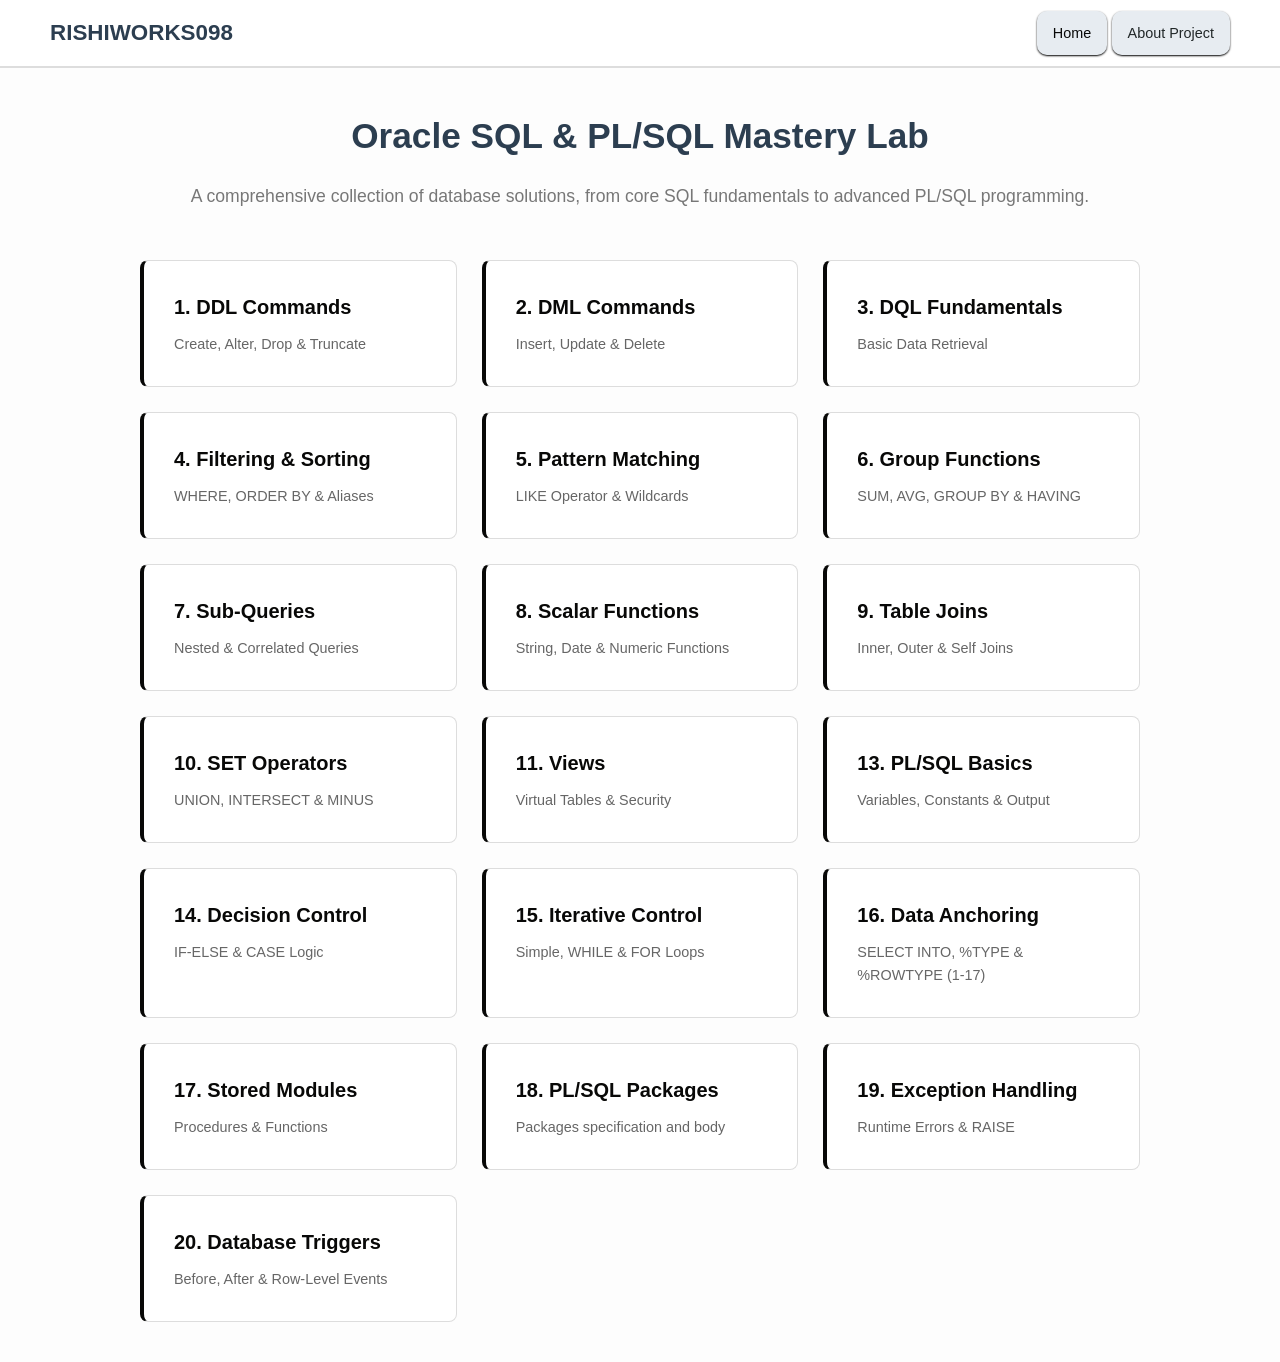
<file: index.html>
<!DOCTYPE html>
<html lang="en">
<head>
    <meta charset="UTF-8">
    <meta name="viewport" content="width=device-width, initial-scale=1.0">
    <title>Oracle SQL & PL/SQL Portfolio</title>
    <link rel="stylesheet" href="style.css">
</head>
<body>

    <nav class="navbar">
        <div class="logo">RISHIWORKS098</div>        <div class="nav-links">
            <a href="index.html" class="active">Home</a>
            <a href="about.html">About Project</a>
        </div>
    </nav>

    <main class="main-content">
        <header class="page-header">
            <h1>Oracle SQL & PL/SQL Mastery Lab</h1>
            <p>A comprehensive collection of database solutions, from core SQL fundamentals to advanced PL/SQL programming.</p>
        </header>

        <div class="category-grid">
            <a href="queries.html?cat=DDL&count=41" class="category-card">
                <h3>1. DDL Commands</h3>
                <p>Create, Alter, Drop & Truncate</p>
            </a>

            <a href="queries.html?cat=DML&count=30" class="category-card">
                <h3>2. DML Commands</h3>
                <p>Insert, Update & Delete</p>
            </a>

            <a href="queries.html?cat=DQL&count=10" class="category-card">
                <h3>3. DQL Fundamentals</h3>
                <p>Basic Data Retrieval</p>
            </a>

            <a href="queries.html?cat=WHERE&count=45" class="category-card">
                <h3>4. Filtering & Sorting</h3>
                <p>WHERE, ORDER BY & Aliases</p>
            </a>

            <a href="queries.html?cat=LIKE&count=35" class="category-card">
                <h3>5. Pattern Matching</h3>
                <p>LIKE Operator & Wildcards</p>
            </a>

            <a href="queries.html?cat=GROUP_BY&count=60" class="category-card">
                <h3>6. Group Functions</h3>
                <p>SUM, AVG, GROUP BY & HAVING</p>
            </a>
            

            <a href="queries.html?cat=SUBQUERIES&count=50" class="category-card">
                <h3>7. Sub-Queries</h3>
                <p>Nested & Correlated Queries</p>
            </a>

            <a href="queries.html?cat=SCALAR&count=45" class="category-card">
                <h3>8. Scalar Functions</h3>
                <p>String, Date & Numeric Functions</p>
            </a>

            <a href="queries.html?cat=JOINS&count=20" class="category-card">
                <h3>9. Table Joins</h3>
                <p>Inner, Outer & Self Joins</p>
            </a>

            <a href="queries.html?cat=SET&count=25" class="category-card">
                <h3>10. SET Operators</h3>
                <p>UNION, INTERSECT & MINUS</p>
            </a>

            <a href="queries.html?cat=VIEWS&count=10" class="category-card">
                <h3>11. Views </h3>
                <p>Virtual Tables & Security</p>
            </a>

            <a href="queries.html?cat=PLSQL_BASICS&count=22" class="category-card ">
                <h3>13. PL/SQL Basics</h3>
                <p>Variables, Constants & Output</p>
            </a>

            <a href="queries.html?cat=DECISION&count=31" class="category-card ">
                <h3>14. Decision Control</h3>
                <p>IF-ELSE & CASE Logic</p>
            </a>

            <a href="queries.html?cat=ITERATIVE&count=29" class="category-card ">
                <h3>15. Iterative Control</h3>
                <p>Simple, WHILE & FOR Loops</p>
            </a>

            <a href="queries.html?cat=DATA_RETRIEVAL&count=17" class="category-card ">
                <h3>16. Data Anchoring</h3>
                <p>SELECT INTO, %TYPE & %ROWTYPE (1-17)</p>
            </a>

            <a href="queries.html?cat=PROCEDURES&count=20" class="category-card">
                <h3>17. Stored Modules</h3>
                <p>Procedures & Functions </p>
            </a>

            <a href="queries.html?cat=PACKAGES&count=9" class="category-card ">
                <h3>18. PL/SQL Packages</h3>
                <p>Packages specification and body </p>
            </a>

            <a href="queries.html?cat=EXCEPTION&count=12" class="category-card ">
                <h3>19. Exception Handling</h3>
                <p>Runtime Errors & RAISE </p>
            </a>

            <a href="queries.html?cat=TRIGGERS&count=13" class="category-card ">
                <h3>20. Database Triggers</h3>
                <p>Before, After & Row-Level Events </p>
            </a>
            
       
        </div>
    </main>

</body>
</html>
</file>
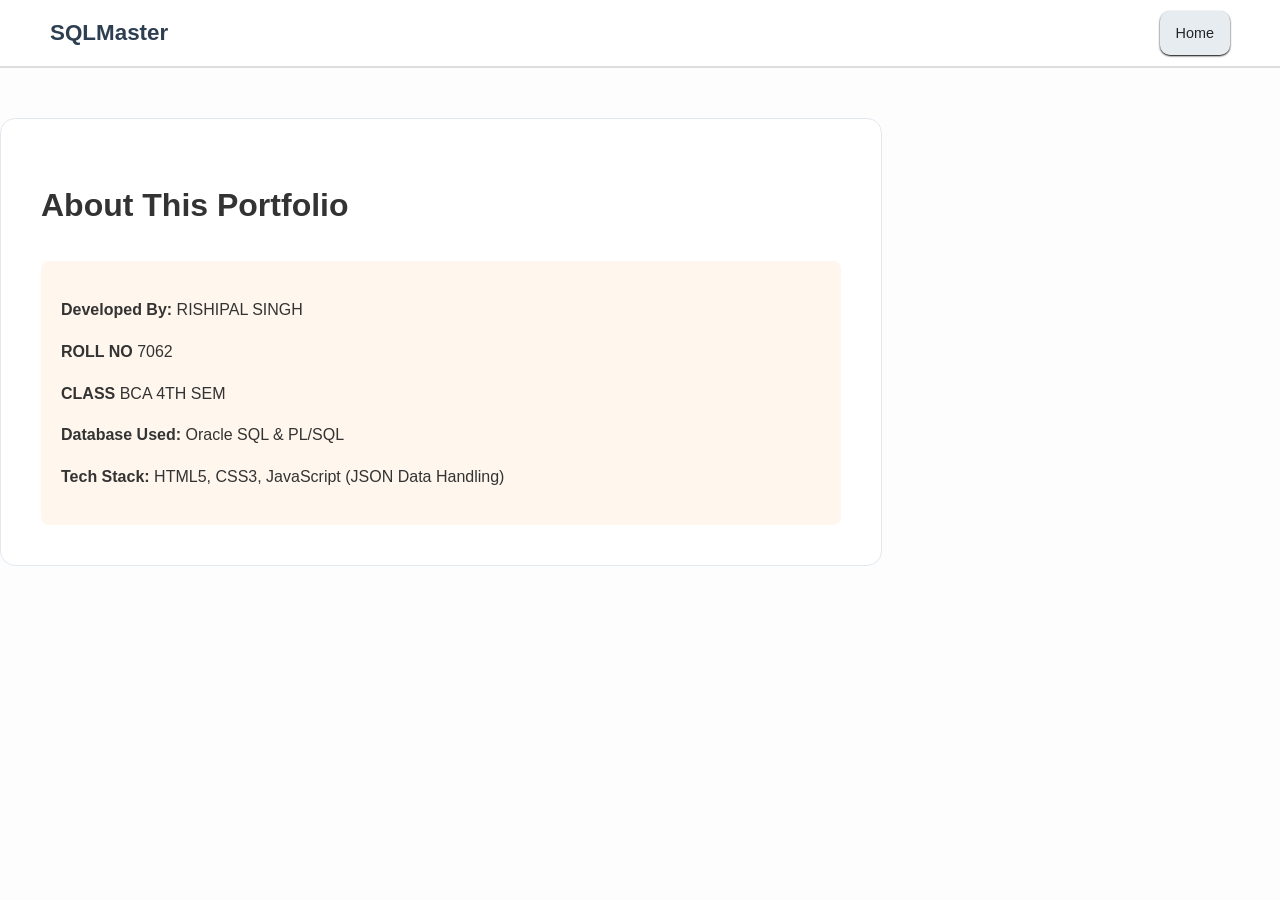
<file: about.html>
<!DOCTYPE html>
<html lang="en">
<head>
    <meta charset="UTF-8">
    <link rel="stylesheet" href="style.css">
    <title>About Project | SQLMaster</title>
</head>
<body>
    <nav class="navbar">
        <div class="logo">SQL<span>Master</span></div>
        <div class="nav-links"><a href="index.html">Home</a></div>
    </nav>

    <div class="container" style="max-width: 800px; margin-top: 50px; background: white; padding: 40px; border-radius: 15px; border: 1px solid #e2e8f0;">
        <h1 style="color: var(--accent);">About This Portfolio</h1>
        

        <div style="margin-top: 30px; padding: 20px; background: #fff7ed; border-radius: 8px;">
            <p><strong>Developed By:</strong> RISHIPAL SINGH </p>
             <p><strong>ROLL NO</strong> 7062 </p>
              <p><strong> CLASS </strong> BCA 4TH SEM</p>
            <p><strong>Database Used:</strong> Oracle SQL & PL/SQL</p>
            <p><strong>Tech Stack:</strong> HTML5, CSS3, JavaScript (JSON Data Handling)</p>
        </div>
    </div>
</body>
</html>
</file>
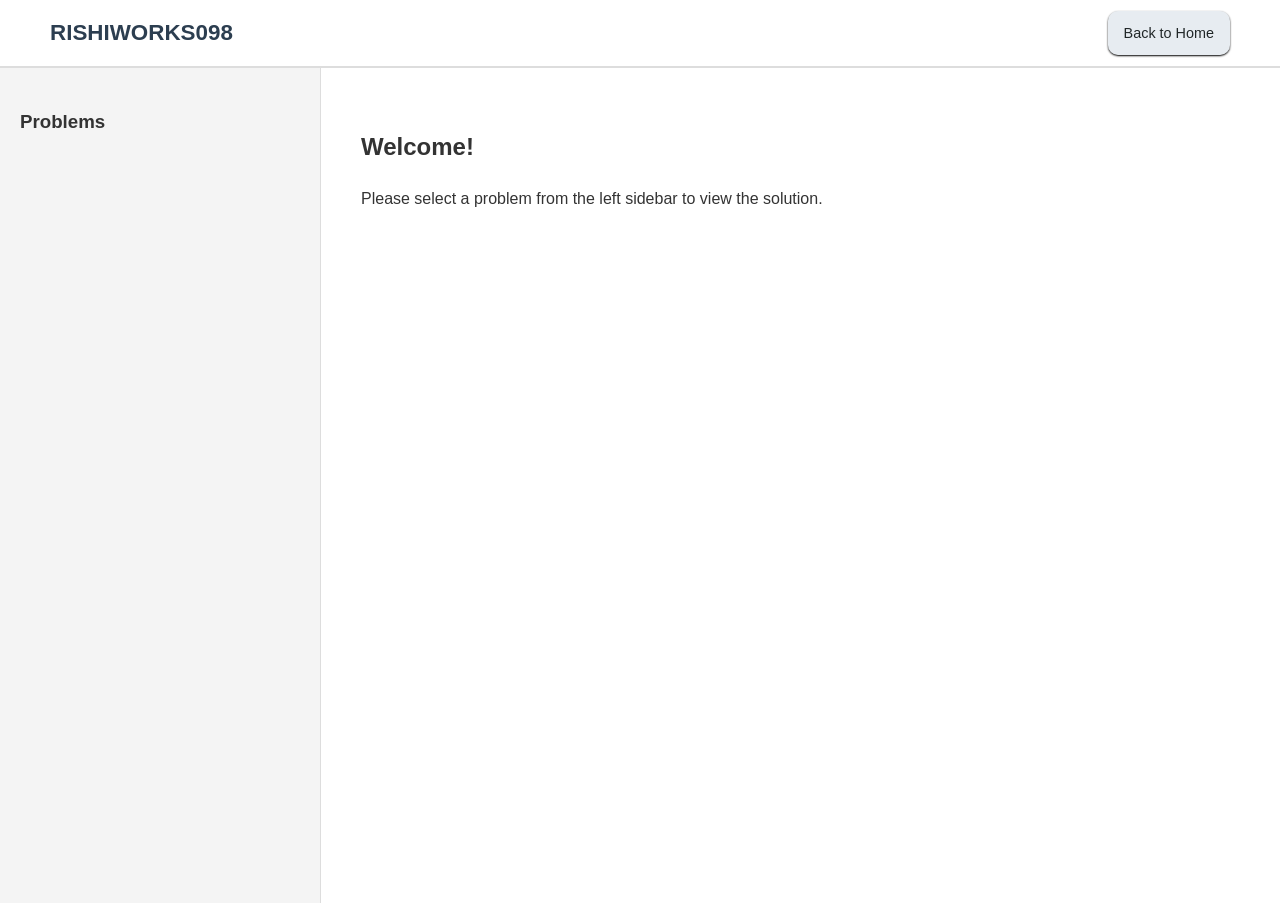
<file: queries.html>
<!DOCTYPE html>
<html lang="en">
<head>
    <meta charset="UTF-8">
    <meta name="viewport" content="width=device-width, initial-scale=1.0">
    <title>Practice Problems - rishiWorks098</title>
    <link rel="stylesheet" href="style.css">
</head>
<body>

    <nav class="navbar">
        <div class="logo">RISHIWORKS098</div>
        <div class="nav-links">
            <a href="index.html"> Back to Home</a>
        </div>
    </nav>

    <div class="practice-container">
        <aside class="sidebar">
            <h3 id="catTitle">Problems</h3>
            <ul id="problemList">
                </ul>
        </aside>

        <main class="main-display">
            <div id="welcomeMsg">
                <h2>Welcome!</h2>
                <p>Please select a problem from the left sidebar to view the solution.</p>
            </div>

            <div id="contentBox" style="display: none;">
                <div class="display-section">
                    <label>QUESTION</label>
                    <p id="problemQuestion" class="q-text"></p>
                </div>

                <div class="display-section">
                    <label>SQL / PLSQL CODE</label>
                    <div class="code-box">
                        <pre id="queryDisplay"></pre>
                    </div>
                </div>

                <div class="display-section">
                    <label>ORACLE OUTPUT</label>
                    <pre id="outputDisplay" class="output-box"></pre>
                </div>
            </div>
        </main>
    </div>

    <script src="script.js"></script>
</body>
</html>
</file>
<file: style.css>
:root {
    --primary-color: #2c3e50;
    --accent-color: #080807; /* Simple Orange for headings */
    --bg-color: #fdfdfd;
    --border-color: #dddddd;
}

body {
    background-color: var(--bg-color);
    color: #333;
    font-family: 'Arial', sans-serif;
    margin: 0;
    padding: 0;
    line-height: 1.6;
}

/* Navigation Bar */
.navbar {
    background: #ffffff;
    padding: 15px 50px;
    display: flex;
    justify-content: space-between;
    align-items: center;
    border-bottom: 2px solid var(--border-color);
}

.logo {
    font-size: 1.4rem;
    font-weight: bold;
    color: var(--primary-color);
}

.nav-links a {

    background: #b3c5d252;
    border-radius: 10px;
    padding: 14px 16px;
    cursor: pointer;
    font-size: 0.9rem;
    color: #212728;
    transition: all 0.2s ease;
    box-shadow: 0 1px 2px rgb(255, 255, 255);
    text-decoration: none;
    transition: all 0.2s ease;
    box-shadow: 0 1px 2px rgb(0, 0, 0);
}

.nav-links a:hover {
    background: #b4b3b366;
    border-color: var(--accent-color);
    color: var(--accent-color);
    transform: translateY(-1px);
}

.nav-links a.active {
    
    background: #b3c5d252;
    color: var(--accent-color);
}

/* Main Content Area */
.main-content {
    max-width: 1000px;
    margin: 40px auto;
    padding: 0 20px;
}

.page-header {
    text-align: center;
    margin-bottom: 50px;
}

.page-header h1 {
    font-size: 2.2rem;
    color: var(--primary-color);
    margin-bottom: 10px;
}

.page-header p {
    color: #777;
    font-size: 1.1rem;
}

/* Grid Layout for the Boxes */
.category-grid {
    display: grid;
    grid-template-columns: repeat(auto-fit, minmax(280px, 1fr));
    gap: 25px;
}

/* The Category Card (The Boxes) */
.category-card {
    background: #ffffff;
    padding: 30px;
    border: 1px solid var(--border-color); /* Simple border */
    border-radius: 8px;
    text-decoration: none;
    color: #333;
    transition: all 0.3s ease; /* Smooth transition */
    display: block;
    border-left: 4px solid var(--accent-color);
}

/* Simple Hover: Background turns slightly grey and border darkens */
.category-card:hover {
    background-color: #f9f9f9;
    border-color: #999;
    transform: translateY(-3px); /* Subtle lift up */
}

.category-card h3 {
    margin: 0 0 10px 0;
    color: var(--accent-color); /* Orange Headings */
    font-size: 1.25rem;
}

.category-card p {
    margin: 0;
    font-size: 0.9rem;
    color: #666;
}

/* Special styling for PL/SQL card to make it stand out slightly
.plsql-card {
    border-left: 4px solid var(--accent-color);
} */

/* --- QUERIES PAGE EXTRA STYLE --- */
.practice-container {
    display: flex;
    height: calc(100vh - 65px);
}

.sidebar {
    width: 280px;
    background: #f4f4f4;
    border-right: 1px solid #ddd;
    padding: 20px;
    overflow-y: auto;
}

#problemList {
    list-style: none;
    padding: 0;
    margin: 0;
    display: flex;
    flex-direction: column;
    gap: 10px;
    
}

#problemList li {
    background: #b3c5d252;
    border: 1px solid #000000;
    border-radius: 10px;
    padding: 14px 16px;
    cursor: pointer;
    font-size: 0.9rem;
    color: #050505;
    transition: all 0.2s ease;
    box-shadow: 0 1px 2px rgb(0, 0, 0);
}

#problemList li:hover {
    background: #000000;
    border-color: var(--accent-color);
    color: var(--accent-color);
    transform: translateY(-1px);
}

#problemList li.active {
    background: #000000;
    border-color: var(--accent-color);
    color: var(--accent-color);
    font-weight: 600;
}

.main-display {
    flex: 1;
    padding: 40px;
    background: white;
    overflow-y: auto;
}

.display-section {
    margin-bottom: 30px;
}

.display-section label {
    font-size: 0.75rem;
    font-weight: bold;
    color: #999;
    letter-spacing: 1px;
    display: block;
    margin-bottom: 10px;
}

.q-text {
    font-size: 1.3rem;
    font-weight: bold;
    color: #2c3e50;
}

.code-box, .output-box {
    background: #f9f9f9;
    border: 1px solid #ddd;
    padding: 20px;
    border-radius: 5px;
    position: relative;
    font-family: 'Courier New', monospace;
    white-space: pre-wrap;
}

.output-box {
    color: #050505; /* Green for output */
    border-left: 4px solid #eef2f0;
}

#copyBtn {
    position: absolute;
    top: 10px;
    right: 10px;
    padding: 5px 10px;
    font-size: 0.7rem;
    cursor: pointer;
    border: 1px solid #ccc;
    background: white;
}

/* Sidebar Group Headings */
.group-header {
    color: #2c3e50;
    font-weight: bold;
    font-size: 0.85rem;
    margin-top: 20px;
    margin-bottom: 5px;
    text-transform: uppercase;
    padding-left: 5px;
}

/* Sidebar Problems (Simple list) */
#problemList li {
    padding: 6px 10px 6px 20px;
    font-size: 0.85rem;
    color: #666;
    cursor: pointer;
    border: none; /* Borders hata diye simplicity ke liye */
}

#problemList li:hover {
    color: #000000;
    background: #f4f4f4;
}

.oracle-table {
    width: 100%;
    border-collapse: collapse;
    font-family: 'Segoe UI', Tahoma, sans-serif;
    font-size: 0.85rem;
    background: white;
}

.oracle-table th {
    background-color: #f2f2f2;
    color: #333;
    text-align: left;
    padding: 8px;
    border: 1px solid #ddd;
    font-weight: bold;
}

.oracle-table td {
    padding: 6px 8px;
    border: 1px solid #eee;
    color: #444;
}

.oracle-table tr:nth-child(even) {
    background-color: #fafafa;
}

.oracle-table i {
    color: #999; /* null values ke liye grey color */
}
</file>
